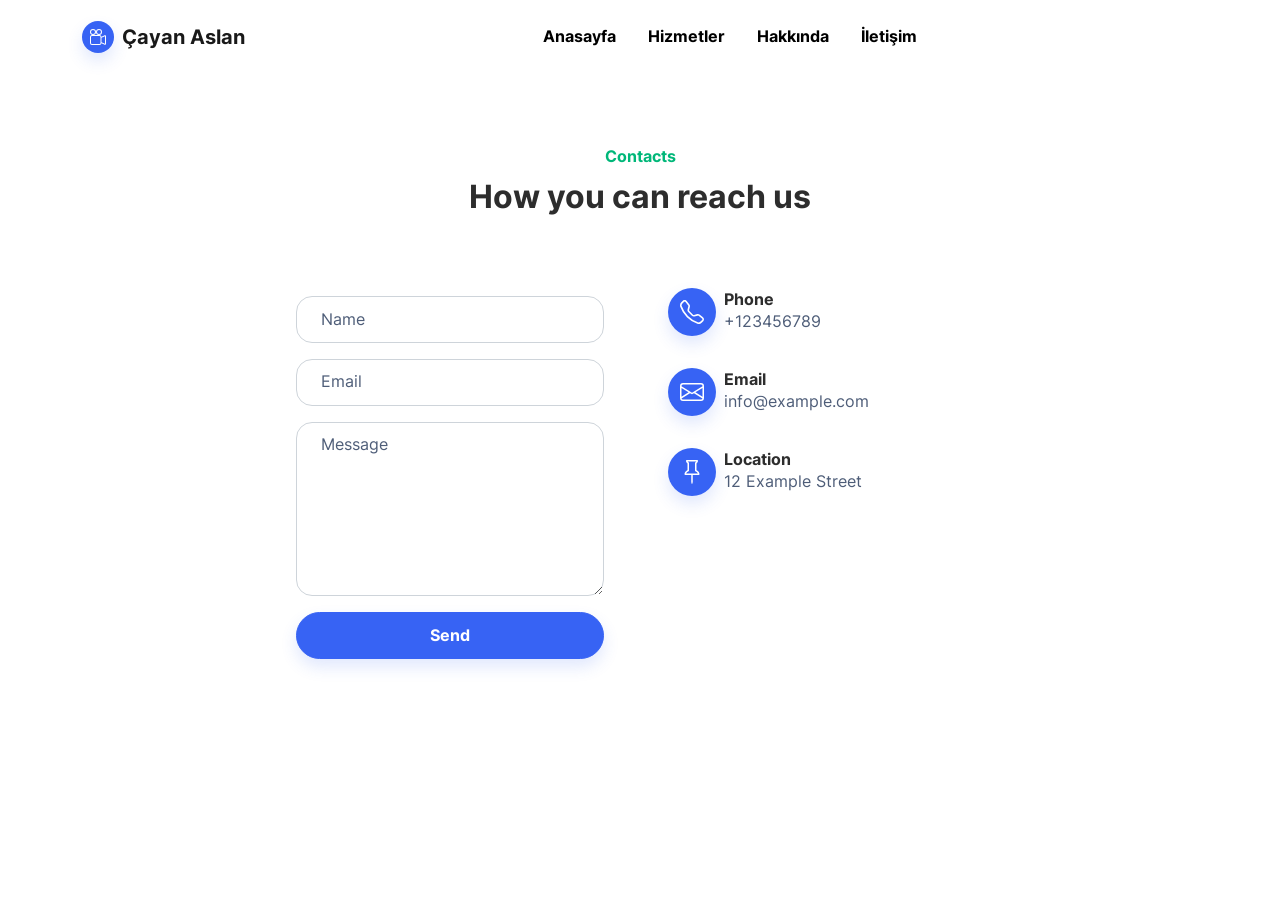
<file: contacts.html>
<!DOCTYPE html>
<html lang="en">

<head>
    <meta charset="utf-8">
    <meta name="viewport" content="width=device-width, initial-scale=1.0, shrink-to-fit=no">
    <title>Contacts - Brand</title>
    <link rel="stylesheet" href="assets/bootstrap/css/bootstrap.min.css">
    <link rel="stylesheet" href="assets/css/styles.min.css">
</head>

<body style="/*background: url(&quot;design.jpg&quot;);*/background-position: 0 -60px;">
    <!-- Start: Navbar Centered Links -->
    <nav class="navbar navbar-light navbar-expand-md fixed-top navbar-shrink py-3" id="mainNav">
        <div class="container"><a class="navbar-brand d-flex align-items-center" href="pricing.html" target="_blank"><span class="bs-icon-sm bs-icon-circle bs-icon-primary shadow d-flex justify-content-center align-items-center me-2 bs-icon"><svg xmlns="http://www.w3.org/2000/svg" width="1em" height="1em" fill="currentColor" viewBox="0 0 16 16" class="bi bi-camera-reels">
                        <path d="M6 3a3 3 0 1 1-6 0 3 3 0 0 1 6 0zM1 3a2 2 0 1 0 4 0 2 2 0 0 0-4 0z"></path>
                        <path d="M9 6h.5a2 2 0 0 1 1.983 1.738l3.11-1.382A1 1 0 0 1 16 7.269v7.462a1 1 0 0 1-1.406.913l-3.111-1.382A2 2 0 0 1 9.5 16H2a2 2 0 0 1-2-2V8a2 2 0 0 1 2-2h7zm6 8.73V7.27l-3.5 1.555v4.35l3.5 1.556zM1 8v6a1 1 0 0 0 1 1h7.5a1 1 0 0 0 1-1V8a1 1 0 0 0-1-1H2a1 1 0 0 0-1 1z"></path>
                        <path d="M9 6a3 3 0 1 0 0-6 3 3 0 0 0 0 6zM7 3a2 2 0 1 1 4 0 2 2 0 0 1-4 0z"></path>
                    </svg></span><span>Çayan Aslan</span></a><button data-bs-toggle="collapse" class="navbar-toggler" data-bs-target="#navcol-1"><span class="visually-hidden">Toggle navigation</span><span class="navbar-toggler-icon"></span></button>
            <div class="collapse navbar-collapse" id="navcol-1">
                <ul class="navbar-nav mx-auto">
                    <li class="nav-item"><a class="nav-link" href="index.html"><strong><span style="color: rgb(0, 0, 0);">Anasayfa</span></strong></a></li>
                    <li class="nav-item"><a class="nav-link" href="services.html"><strong><span style="color: rgb(0, 0, 0);">Hizmetler</span></strong></a></li>
                    <li class="nav-item"><a class="nav-link" href="projects.html"><strong><span style="color: rgb(0, 0, 0); background-color: rgb(255, 255, 255);">Hakkında</span></strong></a></li>
                    <li class="nav-item"><a class="nav-link" href="pricing.html"><strong><span style="color: rgb(0, 0, 0);">İletişim</span></strong></a></li>
                    <li class="nav-item"></li>
                </ul>
            </div>
        </div>
    </nav><!-- End: Navbar Centered Links -->
    <!-- Start: Contact Details -->
    <section class="py-5 mt-5">
        <div class="container py-5">
            <div class="row mb-5">
                <div class="col-md-8 col-xl-6 text-center mx-auto">
                    <p class="fw-bold text-success mb-2">Contacts</p>
                    <h2 class="fw-bold">How you can reach us</h2>
                </div>
            </div>
            <div class="row d-flex justify-content-center">
                <div class="col-md-6 col-xl-4">
                    <div>
                        <form class="p-3 p-xl-4" method="post">
                            <!-- Start: Success Example -->
                            <div class="mb-3"><input class="form-control" type="text" id="name-1" name="name" placeholder="Name"></div><!-- End: Success Example -->
                            <!-- Start: Error Example -->
                            <div class="mb-3"><input class="form-control" type="email" id="email-1" name="email" placeholder="Email"></div><!-- End: Error Example -->
                            <div class="mb-3"><textarea class="form-control" id="message-1" name="message" rows="6" placeholder="Message"></textarea></div>
                            <div><button class="btn btn-primary shadow d-block w-100" type="submit">Send </button></div>
                        </form>
                    </div>
                </div>
                <div class="col-md-4 col-xl-4 d-flex justify-content-center justify-content-xl-start">
                    <div class="d-flex flex-wrap flex-md-column justify-content-md-start align-items-md-start h-100">
                        <div class="d-flex align-items-center p-3">
                            <div class="bs-icon-md bs-icon-circle bs-icon-primary shadow d-flex flex-shrink-0 justify-content-center align-items-center d-inline-block bs-icon bs-icon-md"><svg xmlns="http://www.w3.org/2000/svg" width="1em" height="1em" fill="currentColor" viewBox="0 0 16 16" class="bi bi-telephone">
                                    <path d="M3.654 1.328a.678.678 0 0 0-1.015-.063L1.605 2.3c-.483.484-.661 1.169-.45 1.77a17.568 17.568 0 0 0 4.168 6.608 17.569 17.569 0 0 0 6.608 4.168c.601.211 1.286.033 1.77-.45l1.034-1.034a.678.678 0 0 0-.063-1.015l-2.307-1.794a.678.678 0 0 0-.58-.122l-2.19.547a1.745 1.745 0 0 1-1.657-.459L5.482 8.062a1.745 1.745 0 0 1-.46-1.657l.548-2.19a.678.678 0 0 0-.122-.58L3.654 1.328zM1.884.511a1.745 1.745 0 0 1 2.612.163L6.29 2.98c.329.423.445.974.315 1.494l-.547 2.19a.678.678 0 0 0 .178.643l2.457 2.457a.678.678 0 0 0 .644.178l2.189-.547a1.745 1.745 0 0 1 1.494.315l2.306 1.794c.829.645.905 1.87.163 2.611l-1.034 1.034c-.74.74-1.846 1.065-2.877.702a18.634 18.634 0 0 1-7.01-4.42 18.634 18.634 0 0 1-4.42-7.009c-.362-1.03-.037-2.137.703-2.877L1.885.511z"></path>
                                </svg></div>
                            <div class="px-2">
                                <h6 class="fw-bold mb-0">Phone</h6>
                                <p class="text-muted mb-0">+123456789</p>
                            </div>
                        </div>
                        <div class="d-flex align-items-center p-3">
                            <div class="bs-icon-md bs-icon-circle bs-icon-primary shadow d-flex flex-shrink-0 justify-content-center align-items-center d-inline-block bs-icon bs-icon-md"><svg xmlns="http://www.w3.org/2000/svg" width="1em" height="1em" fill="currentColor" viewBox="0 0 16 16" class="bi bi-envelope">
                                    <path fill-rule="evenodd" d="M0 4a2 2 0 0 1 2-2h12a2 2 0 0 1 2 2v8a2 2 0 0 1-2 2H2a2 2 0 0 1-2-2V4Zm2-1a1 1 0 0 0-1 1v.217l7 4.2 7-4.2V4a1 1 0 0 0-1-1H2Zm13 2.383-4.708 2.825L15 11.105V5.383Zm-.034 6.876-5.64-3.471L8 9.583l-1.326-.795-5.64 3.47A1 1 0 0 0 2 13h12a1 1 0 0 0 .966-.741ZM1 11.105l4.708-2.897L1 5.383v5.722Z"></path>
                                </svg></div>
                            <div class="px-2">
                                <h6 class="fw-bold mb-0">Email</h6>
                                <p class="text-muted mb-0">info@example.com</p>
                            </div>
                        </div>
                        <div class="d-flex align-items-center p-3">
                            <div class="bs-icon-md bs-icon-circle bs-icon-primary shadow d-flex flex-shrink-0 justify-content-center align-items-center d-inline-block bs-icon bs-icon-md"><svg xmlns="http://www.w3.org/2000/svg" width="1em" height="1em" fill="currentColor" viewBox="0 0 16 16" class="bi bi-pin">
                                    <path d="M4.146.146A.5.5 0 0 1 4.5 0h7a.5.5 0 0 1 .5.5c0 .68-.342 1.174-.646 1.479-.126.125-.25.224-.354.298v4.431l.078.048c.203.127.476.314.751.555C12.36 7.775 13 8.527 13 9.5a.5.5 0 0 1-.5.5h-4v4.5c0 .276-.224 1.5-.5 1.5s-.5-1.224-.5-1.5V10h-4a.5.5 0 0 1-.5-.5c0-.973.64-1.725 1.17-2.189A5.921 5.921 0 0 1 5 6.708V2.277a2.77 2.77 0 0 1-.354-.298C4.342 1.674 4 1.179 4 .5a.5.5 0 0 1 .146-.354zm1.58 1.408-.002-.001.002.001zm-.002-.001.002.001A.5.5 0 0 1 6 2v5a.5.5 0 0 1-.276.447h-.002l-.012.007-.054.03a4.922 4.922 0 0 0-.827.58c-.318.278-.585.596-.725.936h7.792c-.14-.34-.407-.658-.725-.936a4.915 4.915 0 0 0-.881-.61l-.012-.006h-.002A.5.5 0 0 1 10 7V2a.5.5 0 0 1 .295-.458 1.775 1.775 0 0 0 .351-.271c.08-.08.155-.17.214-.271H5.14c.06.1.133.191.214.271a1.78 1.78 0 0 0 .37.282z"></path>
                                </svg></div>
                            <div class="px-2">
                                <h6 class="fw-bold mb-0">Location</h6>
                                <p class="text-muted mb-0">12 Example Street</p>
                            </div>
                        </div>
                    </div>
                </div>
            </div>
        </div>
    </section><!-- End: Contact Details -->
    <!-- Start: Footer Multi Column -->
    <footer class="bg-primary-gradient"></footer><!-- End: Footer Multi Column -->
    <script src="https://cdnjs.cloudflare.com/ajax/libs/jquery/3.6.0/jquery.min.js"></script>
    <script src="https://cdn.jsdelivr.net/npm/bootstrap@5.1.3/dist/js/bootstrap.bundle.min.js"></script>
    <script src="assets/js/script.min.js"></script>
</body>

</html>
</file>
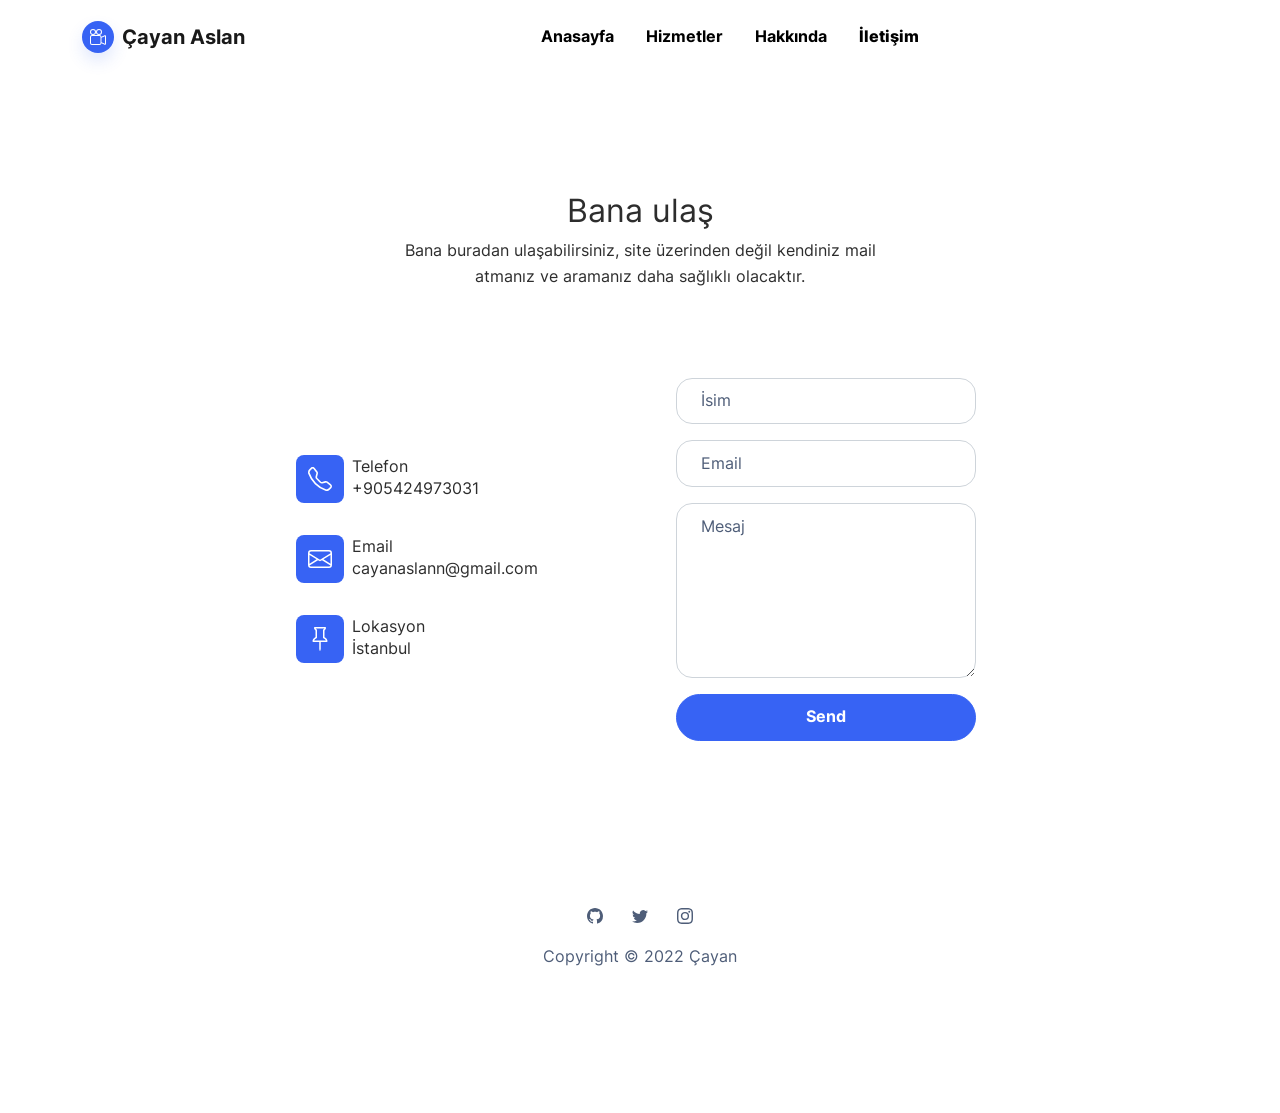
<file: pricing.html>
<!DOCTYPE html>
<html lang="en">

<head>
    <meta charset="utf-8">
    <meta name="viewport" content="width=device-width, initial-scale=1.0, shrink-to-fit=no">
    <title>Pricing - Brand</title>
    <link rel="stylesheet" href="assets/bootstrap/css/bootstrap.min.css">
    <link rel="stylesheet" href="assets/css/styles.min.css">
</head>

<body>
    <!-- Start: Navbar Centered Links -->
    <nav class="navbar navbar-light navbar-expand-md fixed-top navbar-shrink py-3" id="mainNav">
        <div class="container"><a class="navbar-brand d-flex align-items-center" href="pricing.html" target="_blank"><span class="bs-icon-sm bs-icon-circle bs-icon-primary shadow d-flex justify-content-center align-items-center me-2 bs-icon"><svg xmlns="http://www.w3.org/2000/svg" width="1em" height="1em" fill="currentColor" viewBox="0 0 16 16" class="bi bi-camera-reels">
                        <path d="M6 3a3 3 0 1 1-6 0 3 3 0 0 1 6 0zM1 3a2 2 0 1 0 4 0 2 2 0 0 0-4 0z"></path>
                        <path d="M9 6h.5a2 2 0 0 1 1.983 1.738l3.11-1.382A1 1 0 0 1 16 7.269v7.462a1 1 0 0 1-1.406.913l-3.111-1.382A2 2 0 0 1 9.5 16H2a2 2 0 0 1-2-2V8a2 2 0 0 1 2-2h7zm6 8.73V7.27l-3.5 1.555v4.35l3.5 1.556zM1 8v6a1 1 0 0 0 1 1h7.5a1 1 0 0 0 1-1V8a1 1 0 0 0-1-1H2a1 1 0 0 0-1 1z"></path>
                        <path d="M9 6a3 3 0 1 0 0-6 3 3 0 0 0 0 6zM7 3a2 2 0 1 1 4 0 2 2 0 0 1-4 0z"></path>
                    </svg></span><span>Çayan Aslan</span></a><button data-bs-toggle="collapse" class="navbar-toggler" data-bs-target="#navcol-1"><span class="visually-hidden">Toggle navigation</span><span class="navbar-toggler-icon"></span></button>
            <div class="collapse navbar-collapse" id="navcol-1">
                <ul class="navbar-nav mx-auto">
                    <li class="nav-item"><a class="nav-link" href="index.html"><strong><span style="color: rgb(0, 0, 0);">Anasayfa</span></strong></a></li>
                    <li class="nav-item"><a class="nav-link" href="services.html"><strong><span style="color: rgb(0, 0, 0);">Hizmetler</span></strong></a></li>
                    <li class="nav-item"><a class="nav-link" href="projects.html"><strong><span style="color: rgb(0, 0, 0); background-color: rgb(255, 255, 255);">Hakkında</span></strong></a></li>
                    <li class="nav-item"><a class="nav-link active" href="pricing.html"><strong><span style="color: rgb(0, 0, 0);">İletişim</span></strong></a></li>
                    <li class="nav-item"></li>
                </ul>
            </div>
        </div>
    </nav><!-- End: Navbar Centered Links -->
    <section class="py-5 mt-5">
        <!-- Start: Pricing Duo -->
        <div class="container py-5">
            <!-- Start: Contact Details -->
            <section class="position-relative py-4 py-xl-5">
                <div class="container position-relative">
                    <div class="row mb-5">
                        <div class="col-md-8 col-xl-6 text-center mx-auto">
                            <h2>Bana ulaş</h2>
                            <p class="w-lg-50">Bana buradan ulaşabilirsiniz, site üzerinden değil kendiniz mail atmanız ve aramanız daha sağlıklı olacaktır.</p>
                        </div>
                    </div>
                    <div class="row d-flex justify-content-center">
                        <div class="col-md-6 col-lg-4 col-xl-4">
                            <div class="d-flex flex-column justify-content-center align-items-start h-100">
                                <div class="d-flex align-items-center p-3">
                                    <div class="bs-icon-md bs-icon-rounded bs-icon-primary d-flex flex-shrink-0 justify-content-center align-items-center d-inline-block bs-icon"><svg xmlns="http://www.w3.org/2000/svg" width="1em" height="1em" fill="currentColor" viewBox="0 0 16 16" class="bi bi-telephone">
                                            <path d="M3.654 1.328a.678.678 0 0 0-1.015-.063L1.605 2.3c-.483.484-.661 1.169-.45 1.77a17.568 17.568 0 0 0 4.168 6.608 17.569 17.569 0 0 0 6.608 4.168c.601.211 1.286.033 1.77-.45l1.034-1.034a.678.678 0 0 0-.063-1.015l-2.307-1.794a.678.678 0 0 0-.58-.122l-2.19.547a1.745 1.745 0 0 1-1.657-.459L5.482 8.062a1.745 1.745 0 0 1-.46-1.657l.548-2.19a.678.678 0 0 0-.122-.58L3.654 1.328zM1.884.511a1.745 1.745 0 0 1 2.612.163L6.29 2.98c.329.423.445.974.315 1.494l-.547 2.19a.678.678 0 0 0 .178.643l2.457 2.457a.678.678 0 0 0 .644.178l2.189-.547a1.745 1.745 0 0 1 1.494.315l2.306 1.794c.829.645.905 1.87.163 2.611l-1.034 1.034c-.74.74-1.846 1.065-2.877.702a18.634 18.634 0 0 1-7.01-4.42 18.634 18.634 0 0 1-4.42-7.009c-.362-1.03-.037-2.137.703-2.877L1.885.511z"></path>
                                        </svg></div>
                                    <div class="px-2">
                                        <h6 class="mb-0">Telefon</h6>
                                        <p class="mb-0">+905424973031</p>
                                    </div>
                                </div>
                                <div class="d-flex align-items-center p-3">
                                    <div class="bs-icon-md bs-icon-rounded bs-icon-primary d-flex flex-shrink-0 justify-content-center align-items-center d-inline-block bs-icon"><svg xmlns="http://www.w3.org/2000/svg" width="1em" height="1em" fill="currentColor" viewBox="0 0 16 16" class="bi bi-envelope">
                                            <path fill-rule="evenodd" d="M0 4a2 2 0 0 1 2-2h12a2 2 0 0 1 2 2v8a2 2 0 0 1-2 2H2a2 2 0 0 1-2-2V4Zm2-1a1 1 0 0 0-1 1v.217l7 4.2 7-4.2V4a1 1 0 0 0-1-1H2Zm13 2.383-4.708 2.825L15 11.105V5.383Zm-.034 6.876-5.64-3.471L8 9.583l-1.326-.795-5.64 3.47A1 1 0 0 0 2 13h12a1 1 0 0 0 .966-.741ZM1 11.105l4.708-2.897L1 5.383v5.722Z"></path>
                                        </svg></div>
                                    <div class="px-2">
                                        <h6 class="mb-0">Email</h6>
                                        <p class="mb-0">cayanaslann@gmail.com</p>
                                    </div>
                                </div>
                                <div class="d-flex align-items-center p-3">
                                    <div class="bs-icon-md bs-icon-rounded bs-icon-primary d-flex flex-shrink-0 justify-content-center align-items-center d-inline-block bs-icon"><svg xmlns="http://www.w3.org/2000/svg" width="1em" height="1em" fill="currentColor" viewBox="0 0 16 16" class="bi bi-pin">
                                            <path d="M4.146.146A.5.5 0 0 1 4.5 0h7a.5.5 0 0 1 .5.5c0 .68-.342 1.174-.646 1.479-.126.125-.25.224-.354.298v4.431l.078.048c.203.127.476.314.751.555C12.36 7.775 13 8.527 13 9.5a.5.5 0 0 1-.5.5h-4v4.5c0 .276-.224 1.5-.5 1.5s-.5-1.224-.5-1.5V10h-4a.5.5 0 0 1-.5-.5c0-.973.64-1.725 1.17-2.189A5.921 5.921 0 0 1 5 6.708V2.277a2.77 2.77 0 0 1-.354-.298C4.342 1.674 4 1.179 4 .5a.5.5 0 0 1 .146-.354zm1.58 1.408-.002-.001.002.001zm-.002-.001.002.001A.5.5 0 0 1 6 2v5a.5.5 0 0 1-.276.447h-.002l-.012.007-.054.03a4.922 4.922 0 0 0-.827.58c-.318.278-.585.596-.725.936h7.792c-.14-.34-.407-.658-.725-.936a4.915 4.915 0 0 0-.881-.61l-.012-.006h-.002A.5.5 0 0 1 10 7V2a.5.5 0 0 1 .295-.458 1.775 1.775 0 0 0 .351-.271c.08-.08.155-.17.214-.271H5.14c.06.1.133.191.214.271a1.78 1.78 0 0 0 .37.282z"></path>
                                        </svg></div>
                                    <div class="px-2">
                                        <h6 class="mb-0">Lokasyon</h6>
                                        <p class="mb-0">İstanbul</p>
                                    </div>
                                </div>
                            </div>
                        </div>
                        <div class="col-md-6 col-lg-5 col-xl-4">
                            <div>
                                <form class="p-3 p-xl-4" method="post">
                                    <!-- Start: Success Example -->
                                    <div class="mb-3"><input class="form-control" type="text" id="name-1" name="İsim" placeholder="İsim"></div><!-- End: Success Example -->
                                    <!-- Start: Error Example -->
                                    <div class="mb-3"><input class="form-control" type="email" id="email-1" name="email" placeholder="Email"></div><!-- End: Error Example -->
                                    <div class="mb-3"><textarea class="form-control" id="message-1" name="message" rows="6" placeholder="Mesaj"></textarea></div>
                                    <div><button class="btn btn-primary d-block w-100" type="submit">Send </button></div>
                                </form>
                            </div>
                        </div>
                    </div>
                </div>
            </section><!-- End: Contact Details -->
            <!-- Start: Footer Basic -->
            <footer class="text-center">
                <div class="container text-muted py-4 py-lg-5">
                    <ul class="list-inline">
                        <li class="list-inline-item me-4"></li>
                        <li class="list-inline-item"></li>
                    </ul>
                    <ul class="list-inline">
                        <li class="list-inline-item me-4"><svg xmlns="http://www.w3.org/2000/svg" width="1em" height="1em" fill="currentColor" viewBox="0 0 16 16" class="bi bi-github">
                                <path d="M8 0C3.58 0 0 3.58 0 8c0 3.54 2.29 6.53 5.47 7.59.4.07.55-.17.55-.38 0-.19-.01-.82-.01-1.49-2.01.37-2.53-.49-2.69-.94-.09-.23-.48-.94-.82-1.13-.28-.15-.68-.52-.01-.53.63-.01 1.08.58 1.23.82.72 1.21 1.87.87 2.33.66.07-.52.28-.87.51-1.07-1.78-.2-3.64-.89-3.64-3.95 0-.87.31-1.59.82-2.15-.08-.2-.36-1.02.08-2.12 0 0 .67-.21 2.2.82.64-.18 1.32-.27 2-.27.68 0 1.36.09 2 .27 1.53-1.04 2.2-.82 2.2-.82.44 1.1.16 1.92.08 2.12.51.56.82 1.27.82 2.15 0 3.07-1.87 3.75-3.65 3.95.29.25.54.73.54 1.48 0 1.07-.01 1.93-.01 2.2 0 .21.15.46.55.38A8.012 8.012 0 0 0 16 8c0-4.42-3.58-8-8-8z"></path>
                            </svg></li>
                        <li class="list-inline-item me-4"><svg xmlns="http://www.w3.org/2000/svg" width="1em" height="1em" fill="currentColor" viewBox="0 0 16 16" class="bi bi-twitter">
                                <path d="M5.026 15c6.038 0 9.341-5.003 9.341-9.334 0-.14 0-.282-.006-.422A6.685 6.685 0 0 0 16 3.542a6.658 6.658 0 0 1-1.889.518 3.301 3.301 0 0 0 1.447-1.817 6.533 6.533 0 0 1-2.087.793A3.286 3.286 0 0 0 7.875 6.03a9.325 9.325 0 0 1-6.767-3.429 3.289 3.289 0 0 0 1.018 4.382A3.323 3.323 0 0 1 .64 6.575v.045a3.288 3.288 0 0 0 2.632 3.218 3.203 3.203 0 0 1-.865.115 3.23 3.23 0 0 1-.614-.057 3.283 3.283 0 0 0 3.067 2.277A6.588 6.588 0 0 1 .78 13.58a6.32 6.32 0 0 1-.78-.045A9.344 9.344 0 0 0 5.026 15z"></path>
                            </svg></li>
                        <li class="list-inline-item"><svg xmlns="http://www.w3.org/2000/svg" width="1em" height="1em" fill="currentColor" viewBox="0 0 16 16" class="bi bi-instagram">
                                <path d="M8 0C5.829 0 5.556.01 4.703.048 3.85.088 3.269.222 2.76.42a3.917 3.917 0 0 0-1.417.923A3.927 3.927 0 0 0 .42 2.76C.222 3.268.087 3.85.048 4.7.01 5.555 0 5.827 0 8.001c0 2.172.01 2.444.048 3.297.04.852.174 1.433.372 1.942.205.526.478.972.923 1.417.444.445.89.719 1.416.923.51.198 1.09.333 1.942.372C5.555 15.99 5.827 16 8 16s2.444-.01 3.298-.048c.851-.04 1.434-.174 1.943-.372a3.916 3.916 0 0 0 1.416-.923c.445-.445.718-.891.923-1.417.197-.509.332-1.09.372-1.942C15.99 10.445 16 10.173 16 8s-.01-2.445-.048-3.299c-.04-.851-.175-1.433-.372-1.941a3.926 3.926 0 0 0-.923-1.417A3.911 3.911 0 0 0 13.24.42c-.51-.198-1.092-.333-1.943-.372C10.443.01 10.172 0 7.998 0h.003zm-.717 1.442h.718c2.136 0 2.389.007 3.232.046.78.035 1.204.166 1.486.275.373.145.64.319.92.599.28.28.453.546.598.92.11.281.24.705.275 1.485.039.843.047 1.096.047 3.231s-.008 2.389-.047 3.232c-.035.78-.166 1.203-.275 1.485a2.47 2.47 0 0 1-.599.919c-.28.28-.546.453-.92.598-.28.11-.704.24-1.485.276-.843.038-1.096.047-3.232.047s-2.39-.009-3.233-.047c-.78-.036-1.203-.166-1.485-.276a2.478 2.478 0 0 1-.92-.598 2.48 2.48 0 0 1-.6-.92c-.109-.281-.24-.705-.275-1.485-.038-.843-.046-1.096-.046-3.233 0-2.136.008-2.388.046-3.231.036-.78.166-1.204.276-1.486.145-.373.319-.64.599-.92.28-.28.546-.453.92-.598.282-.11.705-.24 1.485-.276.738-.034 1.024-.044 2.515-.045v.002zm4.988 1.328a.96.96 0 1 0 0 1.92.96.96 0 0 0 0-1.92zm-4.27 1.122a4.109 4.109 0 1 0 0 8.217 4.109 4.109 0 0 0 0-8.217zm0 1.441a2.667 2.667 0 1 1 0 5.334 2.667 2.667 0 0 1 0-5.334z"></path>
                            </svg></li>
                    </ul>
                    <p class="mb-0">Copyright © 2022 Çayan</p>
                </div>
            </footer><!-- End: Footer Basic -->
        </div><!-- End: Pricing Duo -->
    </section><!-- Start: Footer Multi Column -->
    <footer class="bg-primary-gradient"></footer><!-- End: Footer Multi Column -->
    <script src="https://cdnjs.cloudflare.com/ajax/libs/jquery/3.6.0/jquery.min.js"></script>
    <script src="https://cdn.jsdelivr.net/npm/bootstrap@5.1.3/dist/js/bootstrap.bundle.min.js"></script>
    <script src="assets/js/script.min.js"></script>
</body>

</html>
</file>
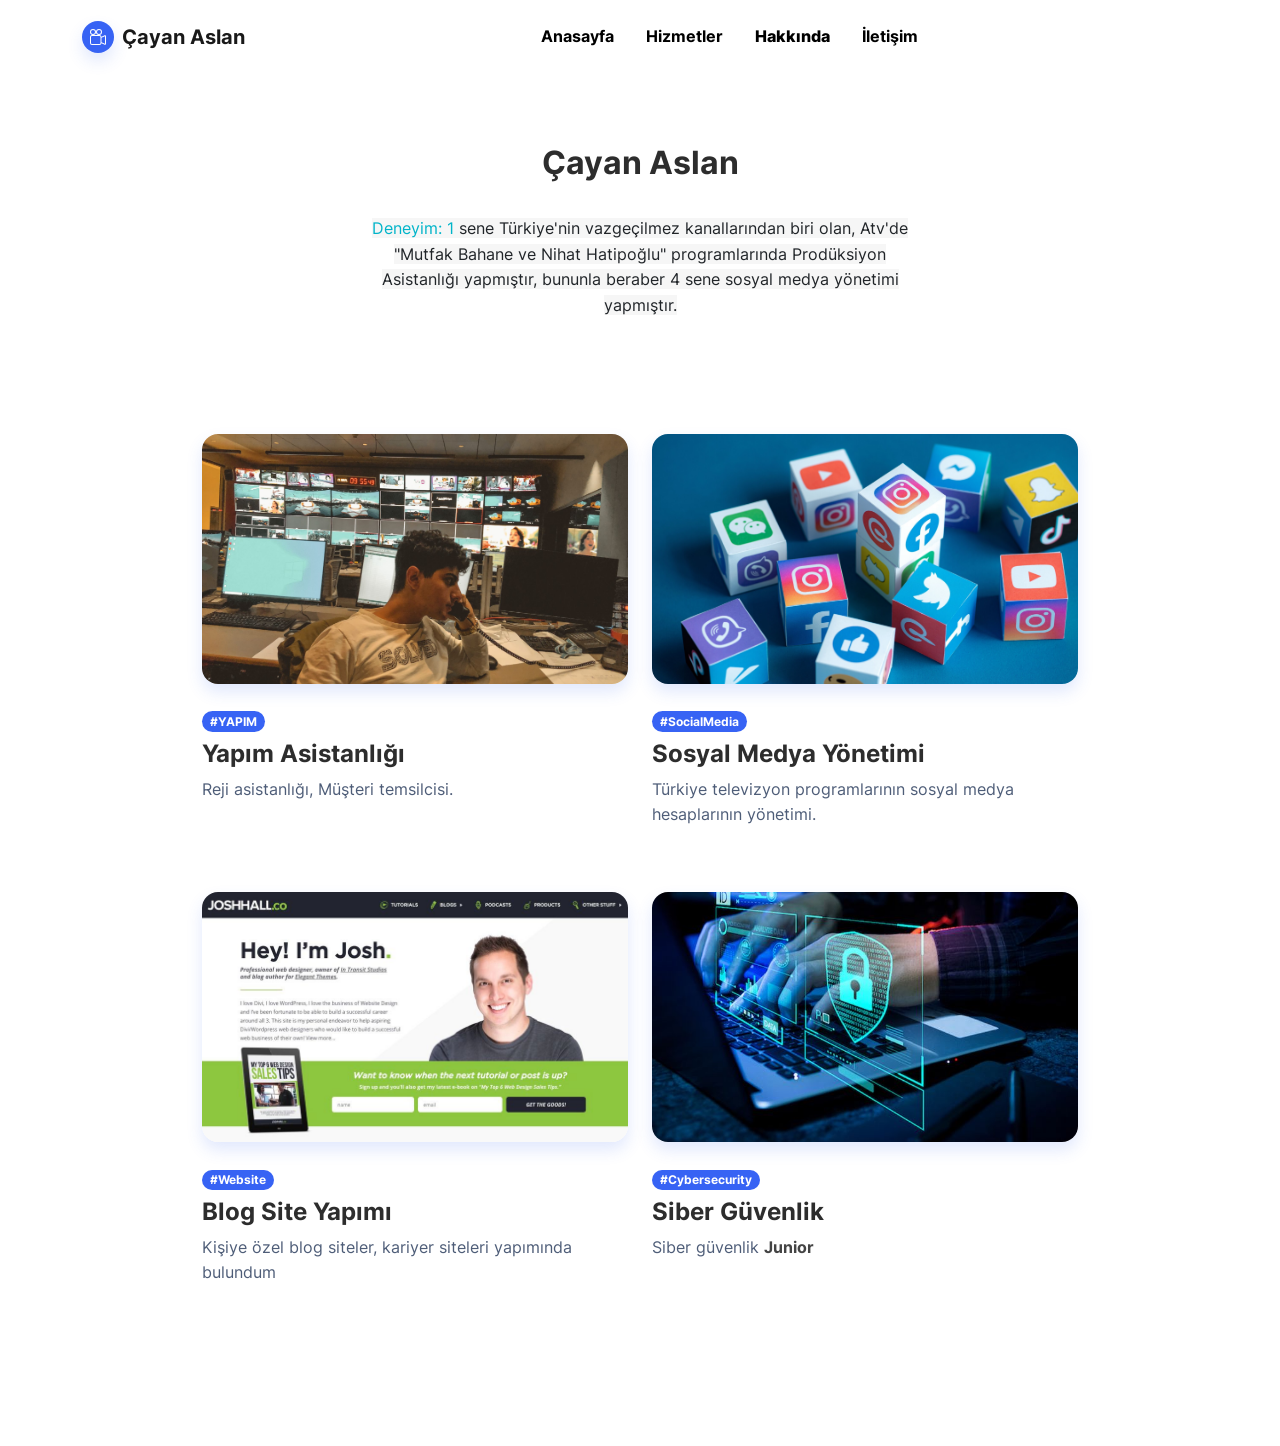
<file: projects.html>
<!DOCTYPE html>
<html lang="en">

<head>
    <meta charset="utf-8">
    <meta name="viewport" content="width=device-width, initial-scale=1.0, shrink-to-fit=no">
    <title>Projects - Brand</title>
    <link rel="stylesheet" href="assets/bootstrap/css/bootstrap.min.css">
    <link rel="stylesheet" href="assets/css/styles.min.css">
</head>

<body>
    <!-- Start: Navbar Centered Links -->
    <nav class="navbar navbar-light navbar-expand-md fixed-top navbar-shrink py-3" id="mainNav">
        <div class="container"><a class="navbar-brand d-flex align-items-center" href="pricing.html" target="_blank"><span class="bs-icon-sm bs-icon-circle bs-icon-primary shadow d-flex justify-content-center align-items-center me-2 bs-icon"><svg xmlns="http://www.w3.org/2000/svg" width="1em" height="1em" fill="currentColor" viewBox="0 0 16 16" class="bi bi-camera-reels">
                        <path d="M6 3a3 3 0 1 1-6 0 3 3 0 0 1 6 0zM1 3a2 2 0 1 0 4 0 2 2 0 0 0-4 0z"></path>
                        <path d="M9 6h.5a2 2 0 0 1 1.983 1.738l3.11-1.382A1 1 0 0 1 16 7.269v7.462a1 1 0 0 1-1.406.913l-3.111-1.382A2 2 0 0 1 9.5 16H2a2 2 0 0 1-2-2V8a2 2 0 0 1 2-2h7zm6 8.73V7.27l-3.5 1.555v4.35l3.5 1.556zM1 8v6a1 1 0 0 0 1 1h7.5a1 1 0 0 0 1-1V8a1 1 0 0 0-1-1H2a1 1 0 0 0-1 1z"></path>
                        <path d="M9 6a3 3 0 1 0 0-6 3 3 0 0 0 0 6zM7 3a2 2 0 1 1 4 0 2 2 0 0 1-4 0z"></path>
                    </svg></span><span>Çayan Aslan</span></a><button data-bs-toggle="collapse" class="navbar-toggler" data-bs-target="#navcol-1"><span class="visually-hidden">Toggle navigation</span><span class="navbar-toggler-icon"></span></button>
            <div class="collapse navbar-collapse" id="navcol-1">
                <ul class="navbar-nav mx-auto">
                    <li class="nav-item"><a class="nav-link" href="index.html"><strong><span style="color: rgb(0, 0, 0);">Anasayfa</span></strong></a></li>
                    <li class="nav-item"><a class="nav-link" href="services.html"><strong><span style="color: rgb(0, 0, 0);">Hizmetler</span></strong></a></li>
                    <li class="nav-item"><a class="nav-link active" href="projects.html"><strong><span style="color: rgb(0, 0, 0); background-color: rgb(255, 255, 255);">Hakkında</span></strong></a></li>
                    <li class="nav-item"><a class="nav-link" href="pricing.html"><strong><span style="color: rgb(0, 0, 0);">İletişim</span></strong></a></li>
                    <li class="nav-item"></li>
                </ul>
            </div>
        </div>
    </nav><!-- End: Navbar Centered Links -->
    <section class="py-5 mt-5">
        <!-- Start: Projects Grid -->
        <div class="container py-5">
            <div class="row mb-5">
                <div class="col-md-8 col-xl-6 text-center mx-auto">
                    <h2 class="fw-bold">Çayan Aslan</h2>
                    <p class="text-muted w-lg-50"><br><span style="color: rgba(var(--bs-info-rgb), var(--bs-text-opacity)) ; background-color: rgb(246, 246, 246);">Deneyim: 1</span><span style="color: rgb(33, 37, 41); background-color: rgb(246, 246, 246);">&nbsp;sene Türkiye'nin vazgeçilmez kanallarından biri olan, Atv'de "Mutfak Bahane ve Nihat Hatipoğlu" programlarında Prodüksiyon Asistanlığı yapmıştır, bununla beraber 4 sene sosyal medya yönetimi yapmıştır.</span><br><br><br></p>
                </div>
            </div>
            <div class="row row-cols-1 row-cols-md-2 mx-auto" style="max-width: 900px;">
                <div class="col mb-4">
                    <div><a href="#"><img class="rounded img-fluid shadow w-100 fit-cover" src="assets/img/products/IMG_4537.jpg" style="height: 250px;"></a>
                        <div class="py-4"><span class="badge bg-primary mb-2">#YAPIM</span>
                            <h4 class="fw-bold">Yapım Asistanlığı</h4>
                            <p class="text-muted">Reji asistanlığı, Müşteri temsilcisi.</p>
                        </div>
                    </div>
                </div>
                <div class="col mb-4">
                    <div><a href="#"><img class="rounded img-fluid shadow w-100 fit-cover" src="assets/img/products/kastamonusosyalmedya.jpg" style="height: 250px;"></a>
                        <div class="py-4"><span class="badge bg-primary mb-2">#SocialMedia</span>
                            <h4 class="fw-bold">Sosyal Medya Yönetimi</h4>
                            <p class="text-muted">Türkiye televizyon programlarının sosyal medya hesaplarının yönetimi.</p>
                        </div>
                    </div>
                </div>
                <div class="col mb-4">
                    <div><a href="#"><img class="rounded img-fluid shadow w-100 fit-cover" src="assets/img/products/87df9366cda52c5dcb001fd0d1bb6be9.jpg" style="height: 250px;"></a>
                        <div class="py-4"><span class="badge bg-primary mb-2">#Website</span>
                            <h4 class="fw-bold">Blog Site Yapımı</h4>
                            <p class="text-muted">Kişiye özel blog siteler, kariyer siteleri yapımında bulundum</p>
                        </div>
                    </div>
                </div>
                <div class="col mb-4">
                    <div><a href="#"><img class="rounded img-fluid shadow w-100 fit-cover" src="assets/img/products/84845489-1646896936.jpg" style="height: 250px;"></a>
                        <div class="py-4"><span class="badge bg-primary mb-2">#Cybersecurity</span>
                            <h4 class="fw-bold">Siber Güvenlik</h4>
                            <p class="text-muted">Siber güvenlik&nbsp;<strong><span style="color: rgb(68, 68, 68);">Junior</span></strong><br><br></p>
                        </div>
                    </div>
                </div>
            </div>
        </div><!-- End: Projects Grid -->
    </section><!-- Start: Footer Multi Column -->
    <footer class="bg-primary-gradient"></footer><!-- End: Footer Multi Column -->
    <script src="https://cdnjs.cloudflare.com/ajax/libs/jquery/3.6.0/jquery.min.js"></script>
    <script src="https://cdn.jsdelivr.net/npm/bootstrap@5.1.3/dist/js/bootstrap.bundle.min.js"></script>
    <script src="assets/js/script.min.js"></script>
</body>

</html>
</file>
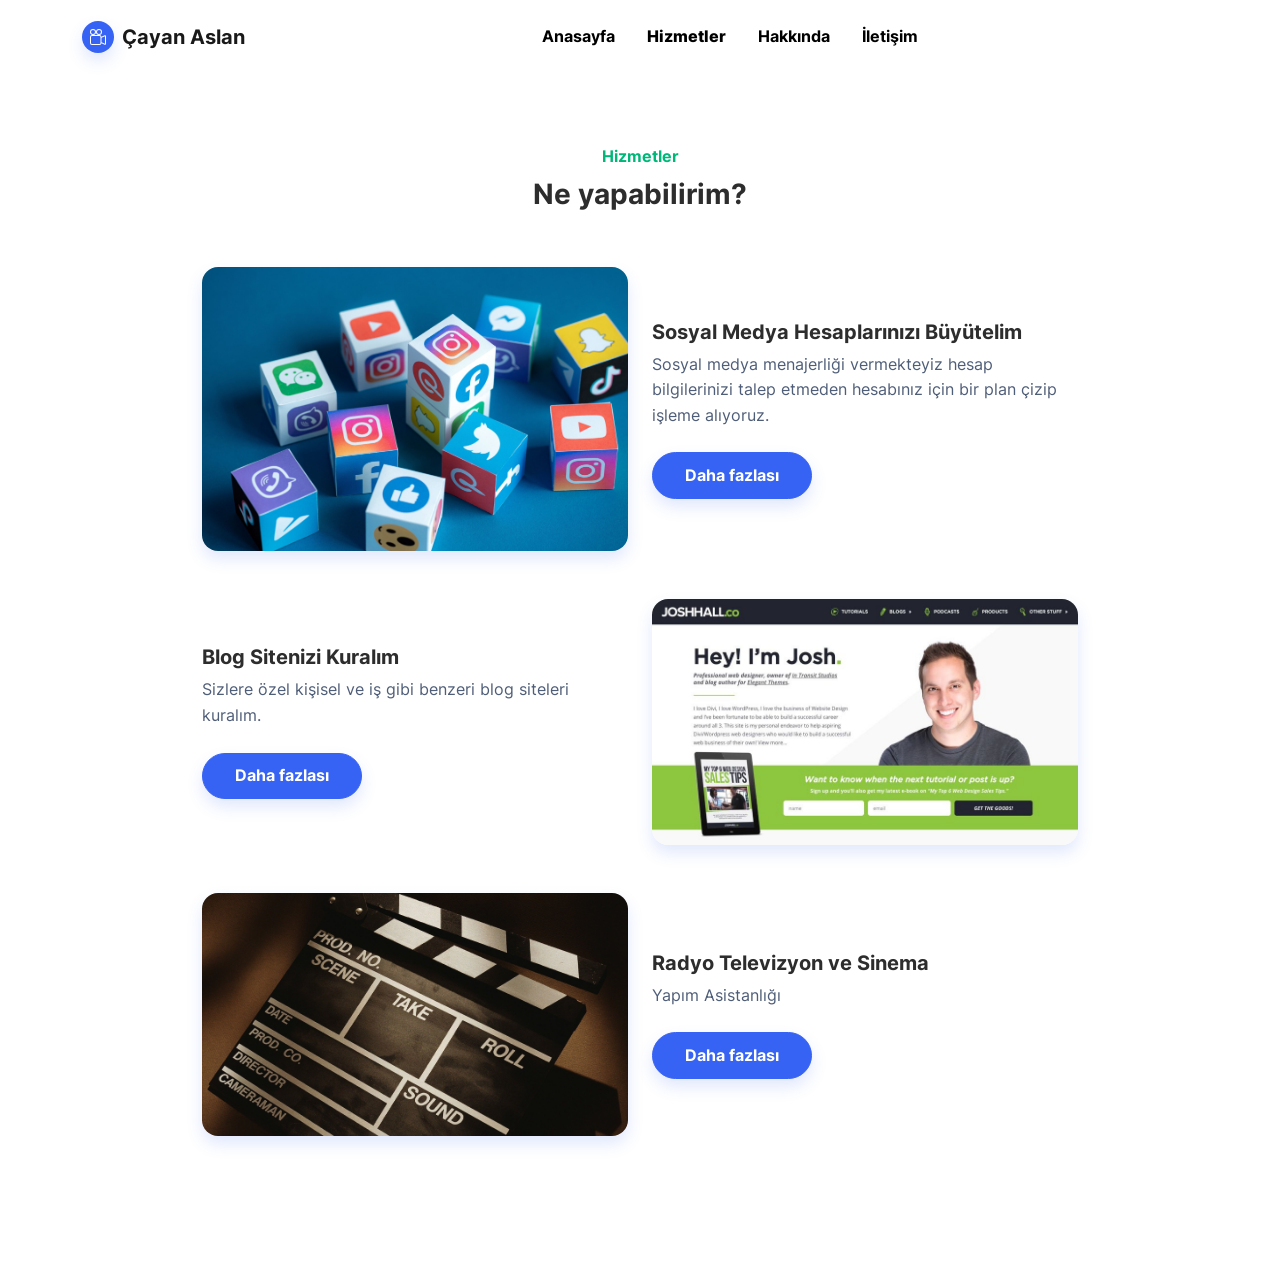
<file: services.html>
<!DOCTYPE html>
<html lang="en">

<head>
    <meta charset="utf-8">
    <meta name="viewport" content="width=device-width, initial-scale=1.0, shrink-to-fit=no">
    <title>Services - Brand</title>
    <link rel="stylesheet" href="assets/bootstrap/css/bootstrap.min.css">
    <link rel="stylesheet" href="assets/css/styles.min.css">
</head>

<body style="/*background: url(&quot;design.jpg&quot;);*/background-position: 0 -60px;">
    <!-- Start: Navbar Centered Links -->
    <nav class="navbar navbar-light navbar-expand-md fixed-top navbar-shrink py-3" id="mainNav">
        <div class="container"><a class="navbar-brand d-flex align-items-center" href="pricing.html" target="_blank"><span class="bs-icon-sm bs-icon-circle bs-icon-primary shadow d-flex justify-content-center align-items-center me-2 bs-icon"><svg xmlns="http://www.w3.org/2000/svg" width="1em" height="1em" fill="currentColor" viewBox="0 0 16 16" class="bi bi-camera-reels">
                        <path d="M6 3a3 3 0 1 1-6 0 3 3 0 0 1 6 0zM1 3a2 2 0 1 0 4 0 2 2 0 0 0-4 0z"></path>
                        <path d="M9 6h.5a2 2 0 0 1 1.983 1.738l3.11-1.382A1 1 0 0 1 16 7.269v7.462a1 1 0 0 1-1.406.913l-3.111-1.382A2 2 0 0 1 9.5 16H2a2 2 0 0 1-2-2V8a2 2 0 0 1 2-2h7zm6 8.73V7.27l-3.5 1.555v4.35l3.5 1.556zM1 8v6a1 1 0 0 0 1 1h7.5a1 1 0 0 0 1-1V8a1 1 0 0 0-1-1H2a1 1 0 0 0-1 1z"></path>
                        <path d="M9 6a3 3 0 1 0 0-6 3 3 0 0 0 0 6zM7 3a2 2 0 1 1 4 0 2 2 0 0 1-4 0z"></path>
                    </svg></span><span>Çayan Aslan</span></a><button data-bs-toggle="collapse" class="navbar-toggler" data-bs-target="#navcol-1"><span class="visually-hidden">Toggle navigation</span><span class="navbar-toggler-icon"></span></button>
            <div class="collapse navbar-collapse" id="navcol-1">
                <ul class="navbar-nav mx-auto">
                    <li class="nav-item"><a class="nav-link" href="index.html"><strong><span style="color: rgb(0, 0, 0);">Anasayfa</span></strong></a></li>
                    <li class="nav-item"><a class="nav-link active" href="services.html"><strong><span style="color: rgb(0, 0, 0);">Hizmetler</span></strong></a></li>
                    <li class="nav-item"><a class="nav-link" href="projects.html"><strong><span style="color: rgb(0, 0, 0); background-color: rgb(255, 255, 255);">Hakkında</span></strong></a></li>
                    <li class="nav-item"><a class="nav-link" href="pricing.html"><strong><span style="color: rgb(0, 0, 0);">İletişim</span></strong></a></li>
                    <li class="nav-item"></li>
                </ul>
            </div>
        </div>
    </nav><!-- End: Navbar Centered Links -->
    <section class="py-5 mt-5">
        <!-- Start: Features Cards -->
        <div class="container py-5">
            <div class="row mb-4 mb-lg-5">
                <div class="col-md-8 col-xl-6 text-center mx-auto">
                    <p class="fw-bold text-success mb-2">Hizmetler</p>
                    <h3 class="fw-bold">Ne yapabilirim?</h3>
                </div>
            </div>
            <div class="row row-cols-1 row-cols-md-2 mx-auto" style="max-width: 900px;">
                <div class="col mb-5"><img class="rounded img-fluid shadow" src="assets/img/products/kastamonusosyalmedya.jpg"></div>
                <div class="col d-md-flex align-items-md-end align-items-lg-center mb-5">
                    <div>
                        <h5 class="fw-bold">Sosyal Medya Hesaplarınızı Büyütelim</h5>
                        <p class="text-muted mb-4">Sosyal medya menajerliği vermekteyiz hesap bilgilerinizi talep etmeden hesabınız için bir plan çizip işleme alıyoruz.</p><button class="btn btn-primary shadow" type="button">Daha fazlası</button>
                    </div>
                </div>
            </div>
            <div class="row row-cols-1 row-cols-md-2 mx-auto" style="max-width: 900px;">
                <div class="col order-md-last mb-5"><img class="rounded img-fluid shadow" src="assets/img/products/87df9366cda52c5dcb001fd0d1bb6be9.jpg"></div>
                <div class="col d-md-flex align-items-md-end align-items-lg-center mb-5">
                    <div>
                        <h5 class="fw-bold">Blog Sitenizi Kuralım</h5>
                        <p class="text-muted mb-4">Sizlere özel kişisel ve iş gibi benzeri blog siteleri kuralım.</p><button class="btn btn-primary shadow" type="button">Daha fazlası</button>
                    </div>
                </div>
            </div>
            <div class="row row-cols-1 row-cols-md-2 mx-auto" style="max-width: 900px;">
                <div class="col mb-5"><img class="rounded img-fluid shadow" src="assets/img/products/2119596.jpg"></div>
                <div class="col d-md-flex align-items-md-end align-items-lg-center mb-5">
                    <div>
                        <h5 class="fw-bold">Radyo Televizyon ve Sinema</h5>
                        <p class="text-muted mb-4">Yapım Asistanlığı</p><button class="btn btn-primary shadow" type="button">Daha fazlası</button>
                    </div>
                </div>
            </div>
        </div><!-- End: Features Cards -->
    </section><!-- Start: Footer Multi Column -->
    <footer class="bg-primary-gradient"></footer><!-- End: Footer Multi Column -->
    <script src="https://cdnjs.cloudflare.com/ajax/libs/jquery/3.6.0/jquery.min.js"></script>
    <script src="https://cdn.jsdelivr.net/npm/bootstrap@5.1.3/dist/js/bootstrap.bundle.min.js"></script>
    <script src="assets/js/script.min.js"></script>
</body>

</html>
</file>
<file: assets/css/styles.min.css>
@font-face{font-family:Inter;src:url(../../assets/fonts//s/inter/v11/UcC73FwrK3iLTeHuS_fvQtMwCp50KnMa2JL7SUc.woff2) format('woff2');font-weight:300;font-style:normal;font-display:swap;unicode-range:U+0460-052F,U+1C80-1C88,U+20B4,U+2DE0-2DFF,U+A640-A69F,U+FE2E-FE2F}@font-face{font-family:Inter;src:url(../../assets/fonts//s/inter/v11/UcC73FwrK3iLTeHuS_fvQtMwCp50KnMa0ZL7SUc.woff2) format('woff2');font-weight:300;font-style:normal;font-display:swap;unicode-range:U+0301,U+0400-045F,U+0490-0491,U+04B0-04B1,U+2116}@font-face{font-family:Inter;src:url(../../assets/fonts//s/inter/v11/UcC73FwrK3iLTeHuS_fvQtMwCp50KnMa2ZL7SUc.woff2) format('woff2');font-weight:300;font-style:normal;font-display:swap;unicode-range:U+1F00-1FFF}@font-face{font-family:Inter;src:url(../../assets/fonts//s/inter/v11/UcC73FwrK3iLTeHuS_fvQtMwCp50KnMa1pL7SUc.woff2) format('woff2');font-weight:300;font-style:normal;font-display:swap;unicode-range:U+0370-03FF}@font-face{font-family:Inter;src:url(../../assets/fonts//s/inter/v11/UcC73FwrK3iLTeHuS_fvQtMwCp50KnMa2pL7SUc.woff2) format('woff2');font-weight:300;font-style:normal;font-display:swap;unicode-range:U+0102-0103,U+0110-0111,U+0128-0129,U+0168-0169,U+01A0-01A1,U+01AF-01B0,U+1EA0-1EF9,U+20AB}@font-face{font-family:Inter;src:url(../../assets/fonts//s/inter/v11/UcC73FwrK3iLTeHuS_fvQtMwCp50KnMa25L7SUc.woff2) format('woff2');font-weight:300;font-style:normal;font-display:swap;unicode-range:U+0100-024F,U+0259,U+1E00-1EFF,U+2020,U+20A0-20AB,U+20AD-20CF,U+2113,U+2C60-2C7F,U+A720-A7FF}@font-face{font-family:Inter;src:url(../../assets/fonts//s/inter/v11/UcC73FwrK3iLTeHuS_fvQtMwCp50KnMa1ZL7.woff2) format('woff2');font-weight:300;font-style:normal;font-display:swap;unicode-range:U+0000-00FF,U+0131,U+0152-0153,U+02BB-02BC,U+02C6,U+02DA,U+02DC,U+2000-206F,U+2074,U+20AC,U+2122,U+2191,U+2193,U+2212,U+2215,U+FEFF,U+FFFD}@font-face{font-family:Inter;src:url(../../assets/fonts//s/inter/v11/UcC73FwrK3iLTeHuS_fvQtMwCp50KnMa2JL7SUc.woff2) format('woff2');font-weight:400;font-style:normal;font-display:swap;unicode-range:U+0460-052F,U+1C80-1C88,U+20B4,U+2DE0-2DFF,U+A640-A69F,U+FE2E-FE2F}@font-face{font-family:Inter;src:url(../../assets/fonts//s/inter/v11/UcC73FwrK3iLTeHuS_fvQtMwCp50KnMa0ZL7SUc.woff2) format('woff2');font-weight:400;font-style:normal;font-display:swap;unicode-range:U+0301,U+0400-045F,U+0490-0491,U+04B0-04B1,U+2116}@font-face{font-family:Inter;src:url(../../assets/fonts//s/inter/v11/UcC73FwrK3iLTeHuS_fvQtMwCp50KnMa2ZL7SUc.woff2) format('woff2');font-weight:400;font-style:normal;font-display:swap;unicode-range:U+1F00-1FFF}@font-face{font-family:Inter;src:url(../../assets/fonts//s/inter/v11/UcC73FwrK3iLTeHuS_fvQtMwCp50KnMa1pL7SUc.woff2) format('woff2');font-weight:400;font-style:normal;font-display:swap;unicode-range:U+0370-03FF}@font-face{font-family:Inter;src:url(../../assets/fonts//s/inter/v11/UcC73FwrK3iLTeHuS_fvQtMwCp50KnMa2pL7SUc.woff2) format('woff2');font-weight:400;font-style:normal;font-display:swap;unicode-range:U+0102-0103,U+0110-0111,U+0128-0129,U+0168-0169,U+01A0-01A1,U+01AF-01B0,U+1EA0-1EF9,U+20AB}@font-face{font-family:Inter;src:url(../../assets/fonts//s/inter/v11/UcC73FwrK3iLTeHuS_fvQtMwCp50KnMa25L7SUc.woff2) format('woff2');font-weight:400;font-style:normal;font-display:swap;unicode-range:U+0100-024F,U+0259,U+1E00-1EFF,U+2020,U+20A0-20AB,U+20AD-20CF,U+2113,U+2C60-2C7F,U+A720-A7FF}@font-face{font-family:Inter;src:url(../../assets/fonts//s/inter/v11/UcC73FwrK3iLTeHuS_fvQtMwCp50KnMa1ZL7.woff2) format('woff2');font-weight:400;font-style:normal;font-display:swap;unicode-range:U+0000-00FF,U+0131,U+0152-0153,U+02BB-02BC,U+02C6,U+02DA,U+02DC,U+2000-206F,U+2074,U+20AC,U+2122,U+2191,U+2193,U+2212,U+2215,U+FEFF,U+FFFD}@font-face{font-family:Inter;src:url(../../assets/fonts//s/inter/v11/UcC73FwrK3iLTeHuS_fvQtMwCp50KnMa2JL7SUc.woff2) format('woff2');font-weight:600;font-style:normal;font-display:swap;unicode-range:U+0460-052F,U+1C80-1C88,U+20B4,U+2DE0-2DFF,U+A640-A69F,U+FE2E-FE2F}@font-face{font-family:Inter;src:url(../../assets/fonts//s/inter/v11/UcC73FwrK3iLTeHuS_fvQtMwCp50KnMa0ZL7SUc.woff2) format('woff2');font-weight:600;font-style:normal;font-display:swap;unicode-range:U+0301,U+0400-045F,U+0490-0491,U+04B0-04B1,U+2116}@font-face{font-family:Inter;src:url(../../assets/fonts//s/inter/v11/UcC73FwrK3iLTeHuS_fvQtMwCp50KnMa2ZL7SUc.woff2) format('woff2');font-weight:600;font-style:normal;font-display:swap;unicode-range:U+1F00-1FFF}@font-face{font-family:Inter;src:url(../../assets/fonts//s/inter/v11/UcC73FwrK3iLTeHuS_fvQtMwCp50KnMa1pL7SUc.woff2) format('woff2');font-weight:600;font-style:normal;font-display:swap;unicode-range:U+0370-03FF}@font-face{font-family:Inter;src:url(../../assets/fonts//s/inter/v11/UcC73FwrK3iLTeHuS_fvQtMwCp50KnMa2pL7SUc.woff2) format('woff2');font-weight:600;font-style:normal;font-display:swap;unicode-range:U+0102-0103,U+0110-0111,U+0128-0129,U+0168-0169,U+01A0-01A1,U+01AF-01B0,U+1EA0-1EF9,U+20AB}@font-face{font-family:Inter;src:url(../../assets/fonts//s/inter/v11/UcC73FwrK3iLTeHuS_fvQtMwCp50KnMa25L7SUc.woff2) format('woff2');font-weight:600;font-style:normal;font-display:swap;unicode-range:U+0100-024F,U+0259,U+1E00-1EFF,U+2020,U+20A0-20AB,U+20AD-20CF,U+2113,U+2C60-2C7F,U+A720-A7FF}@font-face{font-family:Inter;src:url(../../assets/fonts//s/inter/v11/UcC73FwrK3iLTeHuS_fvQtMwCp50KnMa1ZL7.woff2) format('woff2');font-weight:600;font-style:normal;font-display:swap;unicode-range:U+0000-00FF,U+0131,U+0152-0153,U+02BB-02BC,U+02C6,U+02DA,U+02DC,U+2000-206F,U+2074,U+20AC,U+2122,U+2191,U+2193,U+2212,U+2215,U+FEFF,U+FFFD}@font-face{font-family:Inter;src:url(../../assets/fonts//s/inter/v11/UcC73FwrK3iLTeHuS_fvQtMwCp50KnMa2JL7SUc.woff2) format('woff2');font-weight:700;font-style:normal;font-display:swap;unicode-range:U+0460-052F,U+1C80-1C88,U+20B4,U+2DE0-2DFF,U+A640-A69F,U+FE2E-FE2F}@font-face{font-family:Inter;src:url(../../assets/fonts//s/inter/v11/UcC73FwrK3iLTeHuS_fvQtMwCp50KnMa0ZL7SUc.woff2) format('woff2');font-weight:700;font-style:normal;font-display:swap;unicode-range:U+0301,U+0400-045F,U+0490-0491,U+04B0-04B1,U+2116}@font-face{font-family:Inter;src:url(../../assets/fonts//s/inter/v11/UcC73FwrK3iLTeHuS_fvQtMwCp50KnMa2ZL7SUc.woff2) format('woff2');font-weight:700;font-style:normal;font-display:swap;unicode-range:U+1F00-1FFF}@font-face{font-family:Inter;src:url(../../assets/fonts//s/inter/v11/UcC73FwrK3iLTeHuS_fvQtMwCp50KnMa1pL7SUc.woff2) format('woff2');font-weight:700;font-style:normal;font-display:swap;unicode-range:U+0370-03FF}@font-face{font-family:Inter;src:url(../../assets/fonts//s/inter/v11/UcC73FwrK3iLTeHuS_fvQtMwCp50KnMa2pL7SUc.woff2) format('woff2');font-weight:700;font-style:normal;font-display:swap;unicode-range:U+0102-0103,U+0110-0111,U+0128-0129,U+0168-0169,U+01A0-01A1,U+01AF-01B0,U+1EA0-1EF9,U+20AB}@font-face{font-family:Inter;src:url(../../assets/fonts//s/inter/v11/UcC73FwrK3iLTeHuS_fvQtMwCp50KnMa25L7SUc.woff2) format('woff2');font-weight:700;font-style:normal;font-display:swap;unicode-range:U+0100-024F,U+0259,U+1E00-1EFF,U+2020,U+20A0-20AB,U+20AD-20CF,U+2113,U+2C60-2C7F,U+A720-A7FF}@font-face{font-family:Inter;src:url(../../assets/fonts//s/inter/v11/UcC73FwrK3iLTeHuS_fvQtMwCp50KnMa1ZL7.woff2) format('woff2');font-weight:700;font-style:normal;font-display:swap;unicode-range:U+0000-00FF,U+0131,U+0152-0153,U+02BB-02BC,U+02C6,U+02DA,U+02DC,U+2000-206F,U+2074,U+20AC,U+2122,U+2191,U+2193,U+2212,U+2215,U+FEFF,U+FFFD}@font-face{font-family:Inter;src:url(../../assets/fonts//s/inter/v11/UcC73FwrK3iLTeHuS_fvQtMwCp50KnMa2JL7SUc.woff2) format('woff2');font-weight:800;font-style:normal;font-display:swap;unicode-range:U+0460-052F,U+1C80-1C88,U+20B4,U+2DE0-2DFF,U+A640-A69F,U+FE2E-FE2F}@font-face{font-family:Inter;src:url(../../assets/fonts//s/inter/v11/UcC73FwrK3iLTeHuS_fvQtMwCp50KnMa0ZL7SUc.woff2) format('woff2');font-weight:800;font-style:normal;font-display:swap;unicode-range:U+0301,U+0400-045F,U+0490-0491,U+04B0-04B1,U+2116}@font-face{font-family:Inter;src:url(../../assets/fonts//s/inter/v11/UcC73FwrK3iLTeHuS_fvQtMwCp50KnMa2ZL7SUc.woff2) format('woff2');font-weight:800;font-style:normal;font-display:swap;unicode-range:U+1F00-1FFF}@font-face{font-family:Inter;src:url(../../assets/fonts//s/inter/v11/UcC73FwrK3iLTeHuS_fvQtMwCp50KnMa1pL7SUc.woff2) format('woff2');font-weight:800;font-style:normal;font-display:swap;unicode-range:U+0370-03FF}@font-face{font-family:Inter;src:url(../../assets/fonts//s/inter/v11/UcC73FwrK3iLTeHuS_fvQtMwCp50KnMa2pL7SUc.woff2) format('woff2');font-weight:800;font-style:normal;font-display:swap;unicode-range:U+0102-0103,U+0110-0111,U+0128-0129,U+0168-0169,U+01A0-01A1,U+01AF-01B0,U+1EA0-1EF9,U+20AB}@font-face{font-family:Inter;src:url(../../assets/fonts//s/inter/v11/UcC73FwrK3iLTeHuS_fvQtMwCp50KnMa25L7SUc.woff2) format('woff2');font-weight:800;font-style:normal;font-display:swap;unicode-range:U+0100-024F,U+0259,U+1E00-1EFF,U+2020,U+20A0-20AB,U+20AD-20CF,U+2113,U+2C60-2C7F,U+A720-A7FF}@font-face{font-family:Inter;src:url(../../assets/fonts//s/inter/v11/UcC73FwrK3iLTeHuS_fvQtMwCp50KnMa1ZL7.woff2) format('woff2');font-weight:800;font-style:normal;font-display:swap;unicode-range:U+0000-00FF,U+0131,U+0152-0153,U+02BB-02BC,U+02C6,U+02DA,U+02DC,U+2000-206F,U+2074,U+20AC,U+2122,U+2191,U+2193,U+2212,U+2215,U+FEFF,U+FFFD}.bs-icon{--bs-icon-size:.75rem;display:flex;flex-shrink:0;justify-content:center;align-items:center;font-size:var(--bs-icon-size);width:calc(var(--bs-icon-size) * 2);height:calc(var(--bs-icon-size) * 2);color:var(--bs-primary)}.bs-icon-xs{--bs-icon-size:1rem;width:calc(var(--bs-icon-size) * 1.5);height:calc(var(--bs-icon-size) * 1.5)}.bs-icon-sm{--bs-icon-size:1rem}.bs-icon-md{--bs-icon-size:1.5rem}.bs-icon-lg{--bs-icon-size:2rem}.bs-icon-xl{--bs-icon-size:2.5rem}.bs-icon.bs-icon-primary{color:var(--bs-white);background:var(--bs-primary)}.bs-icon.bs-icon-primary-light{color:var(--bs-primary);background:rgba(var(--bs-primary-rgb),.2)}.bs-icon.bs-icon-semi-white{color:var(--bs-primary);background:rgba(255,255,255,.5)}.bs-icon.bs-icon-rounded{border-radius:.5rem}.bs-icon.bs-icon-circle{border-radius:50%}
</file>
